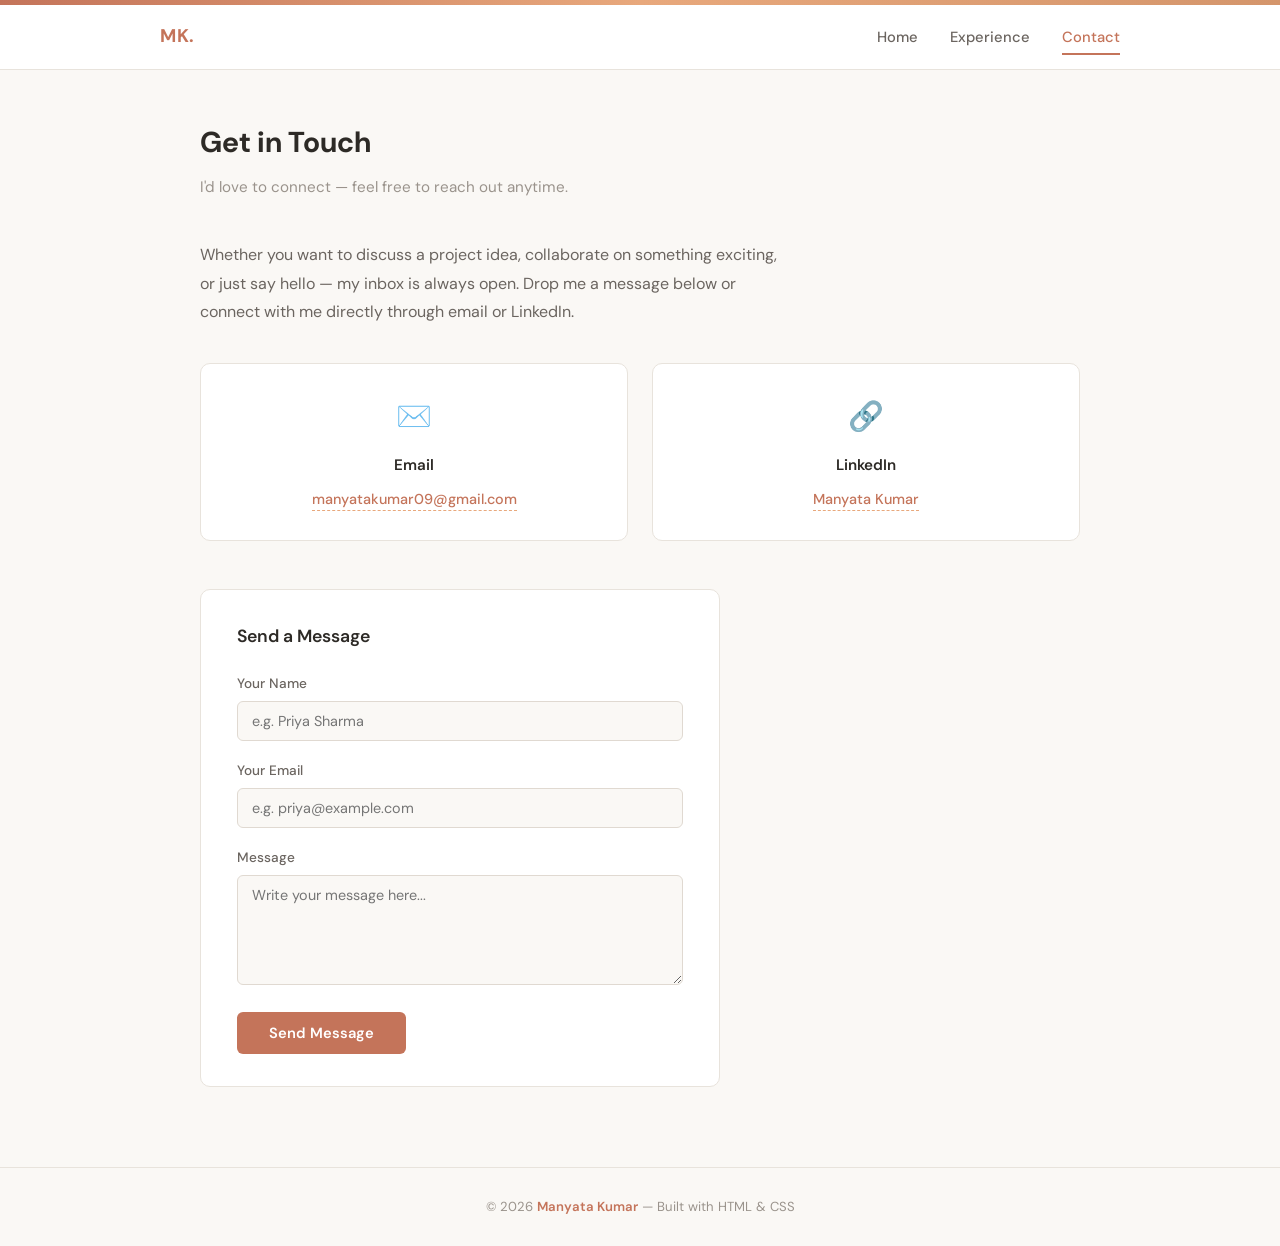
<file: contact.html>
<!DOCTYPE html>
<html lang="en">
<head>
    <meta charset="UTF-8">
    <meta name="viewport" content="width=device-width, initial-scale=1.0">
    <title>Manyata Kumar - Contact</title>
    <link rel="preconnect" href="https://fonts.googleapis.com">
    <link rel="preconnect" href="https://fonts.gstatic.com" crossorigin>
    <link href="https://fonts.googleapis.com/css2?family=DM+Sans:ital,wght@0,300;0,400;0,500;0,600;0,700;1,400&display=swap" rel="stylesheet">
    <link rel="stylesheet" href="style.css">
</head>
<body>

    <!-- Accent Stripe at Top -->
    <div class="accent-bar"></div>

    <!-- Header & Navigation -->
    <header>
        <nav>
            <div class="nav-logo">MK.</div>
            <ul class="nav-links">
                <li><a href="./index.html">Home</a></li>
                <li><a href="./experience.html">Experience</a></li>
                <li><a href="./contact.html" class="active">Contact</a></li>
            </ul>
        </nav>
    </header>

    <!-- Main Content -->
    <main class="container">

        <h1 class="page-title">Get in Touch</h1>
        <p class="page-subtitle">I'd love to connect — feel free to reach out anytime.</p>

        <p class="contact-intro">
            Whether you want to discuss a project idea, collaborate on something exciting, or just say hello — my inbox is always open. Drop me a message below or connect with me directly through email or LinkedIn.
        </p>

        <!-- Contact Cards -->
        <section class="contact-cards">
            <div class="contact-card">
                <span class="contact-icon">✉️</span>
                <h3>Email</h3>
                <a href="mailto:manyatakumar09@gmail.com">manyatakumar09@gmail.com</a>
            </div>
            <div class="contact-card">
                <span class="contact-icon">🔗</span>
                <h3>LinkedIn</h3>
                <a href="https://www.linkedin.com/in/manyata-kumar-322821383" target="_blank" rel="noopener">Manyata Kumar</a>
            </div>
        </section>

        <!-- Contact Form (Decorative — HTML only, no JS) -->
        <section class="contact-form">
            <h3>Send a Message</h3>
            <form action="#" method="post">
                <div class="form-group">
                    <label for="name">Your Name</label>
                    <input type="text" id="name" name="name" placeholder="e.g. Priya Sharma">
                </div>
                <div class="form-group">
                    <label for="email">Your Email</label>
                    <input type="email" id="email" name="email" placeholder="e.g. priya@example.com">
                </div>
                <div class="form-group">
                    <label for="message">Message</label>
                    <textarea id="message" name="message" placeholder="Write your message here..."></textarea>
                </div>
                <button type="submit" class="btn-send">Send Message</button>
            </form>
        </section>

    </main>

    <!-- Footer -->
    <footer>
        <p>&copy; 2026 <span>Manyata Kumar</span> — Built with HTML &amp; CSS</p>
    </footer>

</body>
</html>
</file>
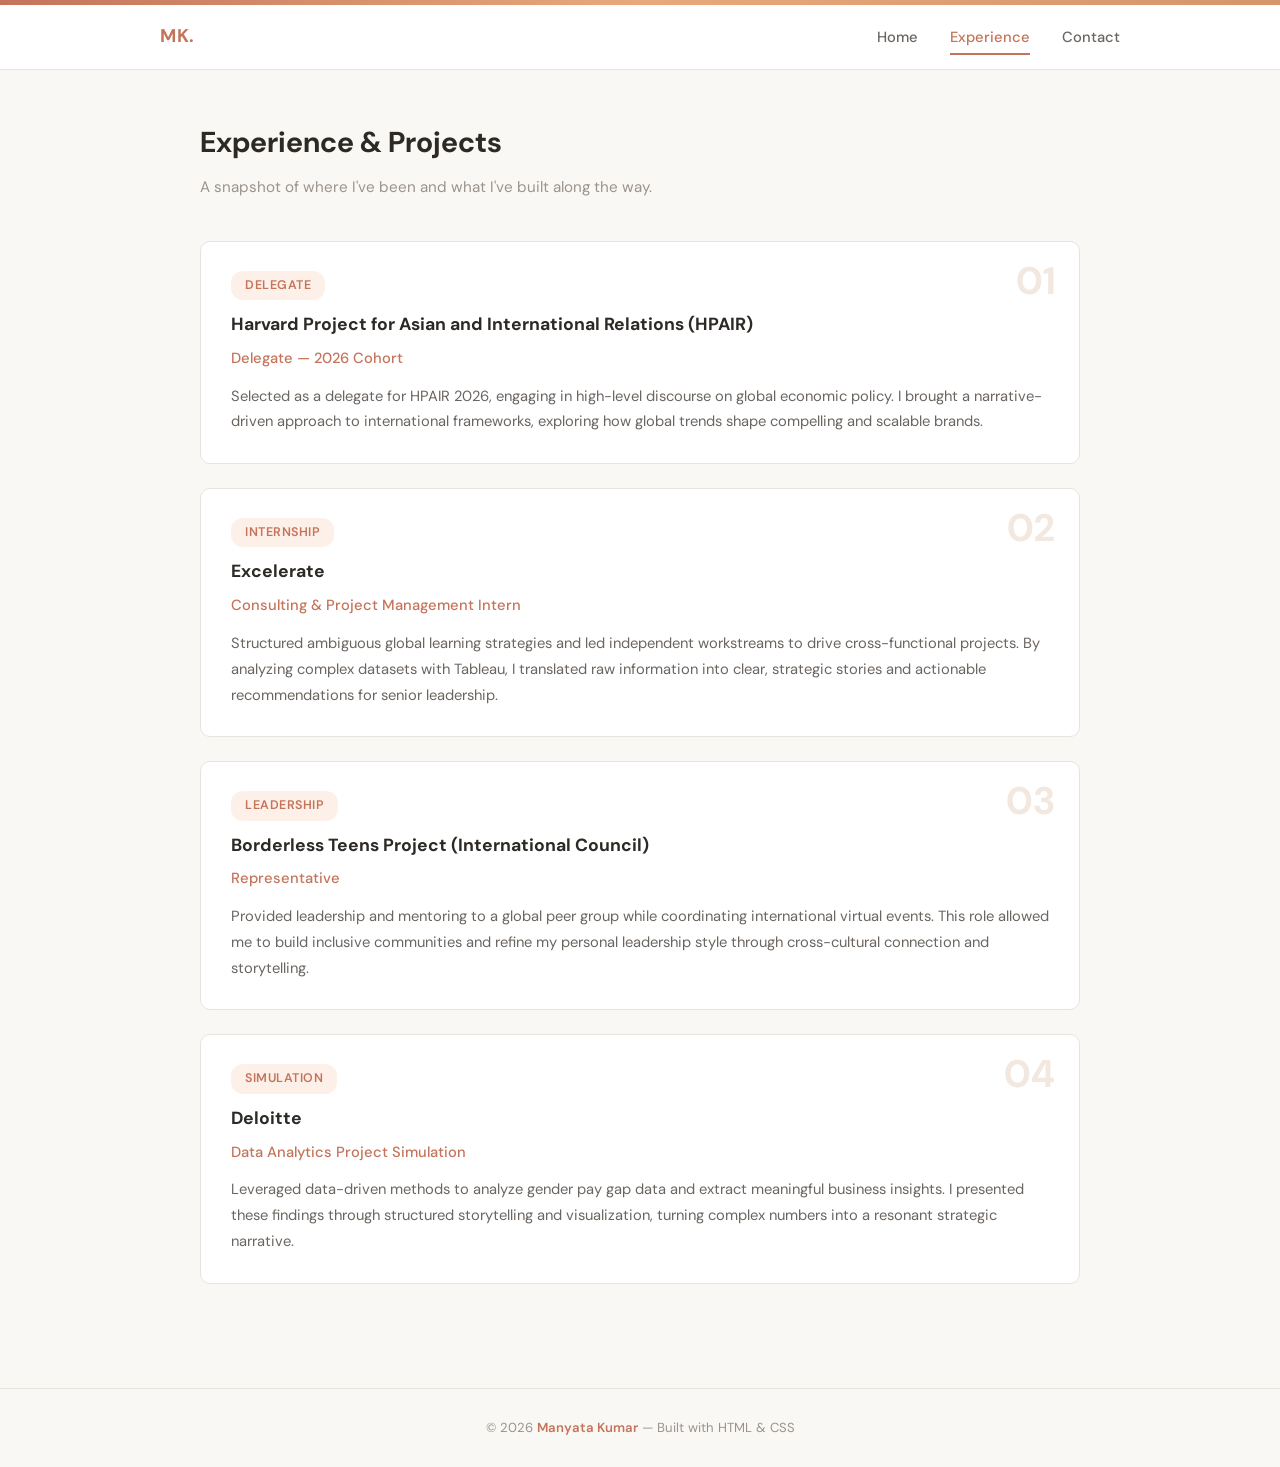
<file: experience.html>
<!DOCTYPE html>
<html lang="en">
<head>
    <meta charset="UTF-8">
    <meta name="viewport" content="width=device-width, initial-scale=1.0">
    <title>Manyata Kumar - Experience</title>
    <link rel="preconnect" href="https://fonts.googleapis.com">
    <link rel="preconnect" href="https://fonts.gstatic.com" crossorigin>
    <link href="https://fonts.googleapis.com/css2?family=DM+Sans:ital,wght@0,300;0,400;0,500;0,600;0,700;1,400&display=swap" rel="stylesheet">
    <link rel="stylesheet" href="style.css">
</head>
<body>

    <!-- Accent Stripe at Top -->
    <div class="accent-bar"></div>

    <!-- Header & Navigation -->
    <header>
        <nav>
            <div class="nav-logo">MK.</div>
            <ul class="nav-links">
                <li><a href="./index.html">Home</a></li>
                <li><a href="./experience.html" class="active">Experience</a></li>
                <li><a href="./contact.html">Contact</a></li>
            </ul>
        </nav>
    </header>

    <!-- Main Content -->
    <main class="container">

        <h1 class="page-title">Experience &amp; Projects</h1>
        <p class="page-subtitle">A snapshot of where I've been and what I've built along the way.</p>

        <!-- Experience 1 -->
        <article class="experience-card">
            <span class="card-number">01</span>
            <span class="role-badge">Delegate</span>
            <h3>Harvard Project for Asian and International Relations (HPAIR)</h3>
            <p class="role-title">Delegate — 2026 Cohort</p>
            <p>
                Selected as a delegate for HPAIR 2026, engaging in high-level discourse on global economic policy. I brought a narrative-driven approach to international frameworks, exploring how global trends shape compelling and scalable brands.
            </p>
        </article>

        <!-- Experience 2 -->
        <article class="experience-card">
            <span class="card-number">02</span>
            <span class="role-badge">Internship</span>
            <h3>Excelerate</h3>
            <p class="role-title">Consulting &amp; Project Management Intern</p>
            <p>
                Structured ambiguous global learning strategies and led independent workstreams to drive cross-functional projects. By analyzing complex datasets with Tableau, I translated raw information into clear, strategic stories and actionable recommendations for senior leadership.
            </p>
        </article>

        <!-- Experience 3 -->
        <article class="experience-card">
            <span class="card-number">03</span>
            <span class="role-badge">Leadership</span>
            <h3>Borderless Teens Project (International Council)</h3>
            <p class="role-title">Representative</p>
            <p>
                Provided leadership and mentoring to a global peer group while coordinating international virtual events. This role allowed me to build inclusive communities and refine my personal leadership style through cross-cultural connection and storytelling.
            </p>
        </article>

        <!-- Experience 4 -->
        <article class="experience-card">
            <span class="card-number">04</span>
            <span class="role-badge">Simulation</span>
            <h3>Deloitte</h3>
            <p class="role-title">Data Analytics Project Simulation</p>
            <p>
                Leveraged data-driven methods to analyze gender pay gap data and extract meaningful business insights. I presented these findings through structured storytelling and visualization, turning complex numbers into a resonant strategic narrative.
            </p>
        </article>

    </main>

    <!-- Footer -->
    <footer>
        <p>&copy; 2026 <span>Manyata Kumar</span> — Built with HTML &amp; CSS</p>
    </footer>

</body>
</html>
</file>
<file: style.css>
/* ===================================
   MANYATA KUMAR — Resume Website
   Google Font: DM Sans
   Theme: Warm Earthy Coral
   =================================== */

/* ---------- Import Google Font ---------- */
@import url('https://fonts.googleapis.com/css2?family=DM+Sans:ital,wght@0,300;0,400;0,500;0,600;0,700;1,400&display=swap');

/* ---------- CSS Reset & Base ---------- */
* {
    margin: 0;
    padding: 0;
    box-sizing: border-box;
}

body {
    font-family: 'DM Sans', sans-serif;
    background-color: #faf8f5;
    color: #2d2a26;
    line-height: 1.7;
    font-size: 16px;
}

a {
    text-decoration: none;
    color: inherit;
}

ul {
    list-style: none;
}

/* ---------- Accent Stripe (Top Bar) ---------- */
.accent-bar {
    height: 5px;
    background: linear-gradient(90deg, #c4745a, #e8a87c, #d4956b);
}

/* ---------- Navigation ---------- */
header {
    background-color: #fff;
    border-bottom: 1px solid #e8e3dc;
    padding: 0 40px;
    position: sticky;
    top: 0;
    z-index: 100;
}

nav {
    display: flex;
    align-items: center;
    justify-content: space-between;
    max-width: 960px;
    margin: 0 auto;
    height: 64px;
}

.nav-logo {
    font-size: 1.15rem;
    font-weight: 700;
    color: #c4745a;
    letter-spacing: 0.5px;
}

.nav-links {
    display: flex;
}

.nav-links li {
    margin-left: 32px;
}

.nav-links li a {
    font-size: 0.92rem;
    font-weight: 500;
    color: #6b6560;
    padding: 6px 0;
    border-bottom: 2px solid transparent;
    transition: color 0.3s, border-color 0.3s;
}

.nav-links li a:hover {
    color: #c4745a;
    border-bottom-color: #c4745a;
}

.nav-links li a.active {
    color: #c4745a;
    border-bottom-color: #c4745a;
}

/* ---------- Main Container ---------- */
.container {
    max-width: 960px;
    margin: 0 auto;
    padding: 48px 40px 60px;
}

/* ---------- Hero Section (Home) ---------- */
.hero {
    display: flex;
    align-items: flex-start;
    gap: 48px;
    margin-bottom: 56px;
}

.hero-image {
    width: 180px;
    height: 180px;
    border-radius: 50%;
    overflow: hidden;
    border: 4px solid #e8a87c;
    flex-shrink: 0;
}

.hero-image img {
    width: 100%;
    height: 100%;
    object-fit: cover;
    display: block;
}

.hero-text {
    padding-top: 8px;
}

.hero-text h1 {
    font-size: 2.2rem;
    font-weight: 700;
    color: #2d2a26;
    margin-bottom: 4px;
}

.hero-text .tagline {
    font-size: 1.05rem;
    font-weight: 500;
    color: #c4745a;
    margin-bottom: 18px;
    font-style: italic;
}

.hero-text .bio {
    font-size: 0.95rem;
    color: #5a5550;
    line-height: 1.8;
}

/* ---------- Section Titles ---------- */
.section-title {
    font-size: 1.3rem;
    font-weight: 700;
    color: #2d2a26;
    margin-bottom: 24px;
    padding-bottom: 8px;
    border-bottom: 3px solid #e8a87c;
    display: inline-block;
}

/* ---------- Education Card ---------- */
.education-card {
    background-color: #fff;
    border: 1px solid #e8e3dc;
    border-left: 4px solid #c4745a;
    border-radius: 8px;
    padding: 24px 28px;
    margin-bottom: 40px;
    transition: box-shadow 0.3s;
}

.education-card:hover {
    box-shadow: 0 4px 16px rgba(196, 116, 90, 0.12);
}

.education-card h3 {
    font-size: 1.05rem;
    font-weight: 600;
    color: #2d2a26;
    margin-bottom: 4px;
}

.education-card .institution {
    font-size: 0.95rem;
    color: #c4745a;
    font-weight: 500;
    margin-bottom: 2px;
}

.education-card .year {
    font-size: 0.85rem;
    color: #9a938c;
    font-weight: 400;
}

/* ---------- Skills Grid ---------- */
.skills-grid {
    display: flex;
    flex-wrap: wrap;
    gap: 14px;
    margin-bottom: 40px;
}

.skill-tag {
    background-color: #fff;
    border: 1px solid #e0d9d1;
    border-radius: 24px;
    padding: 10px 22px;
    font-size: 0.88rem;
    font-weight: 500;
    color: #5a5550;
    transition: background-color 0.3s, color 0.3s, border-color 0.3s;
}

.skill-tag:hover {
    background-color: #c4745a;
    color: #fff;
    border-color: #c4745a;
}

/* ---------- Experience Cards ---------- */
.experience-card {
    background-color: #fff;
    border: 1px solid #e8e3dc;
    border-radius: 10px;
    padding: 28px 30px;
    margin-bottom: 24px;
    position: relative;
    transition: box-shadow 0.3s, transform 0.2s;
}

.experience-card:hover {
    box-shadow: 0 6px 20px rgba(196, 116, 90, 0.1);
    transform: translateY(-2px);
}

.experience-card .role-badge {
    display: inline-block;
    background-color: #fdf0e9;
    color: #c4745a;
    font-size: 0.78rem;
    font-weight: 600;
    padding: 4px 14px;
    border-radius: 12px;
    margin-bottom: 10px;
    text-transform: uppercase;
    letter-spacing: 0.5px;
}

.experience-card h3 {
    font-size: 1.1rem;
    font-weight: 700;
    color: #2d2a26;
    margin-bottom: 6px;
}

.experience-card .role-title {
    font-size: 0.92rem;
    color: #c4745a;
    font-weight: 500;
    margin-bottom: 12px;
}

.experience-card p {
    font-size: 0.92rem;
    color: #6b6560;
    line-height: 1.75;
}

/* ---------- Numbering Accent on Experience Cards ---------- */
.experience-card .card-number {
    position: absolute;
    top: 20px;
    right: 24px;
    font-size: 2.4rem;
    font-weight: 700;
    color: #f3e8e0;
    line-height: 1;
}

/* ---------- Contact Page ---------- */
.contact-intro {
    font-size: 1rem;
    color: #6b6560;
    margin-bottom: 36px;
    max-width: 580px;
    line-height: 1.8;
}

.contact-cards {
    display: flex;
    gap: 24px;
    flex-wrap: wrap;
    margin-bottom: 48px;
}

.contact-card {
    background-color: #fff;
    border: 1px solid #e8e3dc;
    border-radius: 10px;
    padding: 28px 32px;
    flex: 1;
    min-width: 240px;
    text-align: center;
    transition: box-shadow 0.3s, transform 0.2s;
}

.contact-card:hover {
    box-shadow: 0 6px 20px rgba(196, 116, 90, 0.12);
    transform: translateY(-3px);
}

.contact-card .contact-icon {
    font-size: 1.8rem;
    margin-bottom: 12px;
    display: block;
}

.contact-card h3 {
    font-size: 0.95rem;
    font-weight: 600;
    color: #2d2a26;
    margin-bottom: 6px;
}

.contact-card a {
    font-size: 0.9rem;
    color: #c4745a;
    font-weight: 500;
    border-bottom: 1px dashed #e8a87c;
    padding-bottom: 2px;
    transition: color 0.3s, border-color 0.3s;
}

.contact-card a:hover {
    color: #a35a42;
    border-bottom-color: #a35a42;
}

/* ---------- Contact Form (Decorative — No JS) ---------- */
.contact-form {
    background-color: #fff;
    border: 1px solid #e8e3dc;
    border-radius: 10px;
    padding: 32px 36px;
    max-width: 520px;
}

.contact-form h3 {
    font-size: 1.1rem;
    font-weight: 600;
    color: #2d2a26;
    margin-bottom: 20px;
}

.form-group {
    margin-bottom: 18px;
}

.form-group label {
    display: block;
    font-size: 0.85rem;
    font-weight: 500;
    color: #6b6560;
    margin-bottom: 6px;
}

.form-group input,
.form-group textarea {
    width: 100%;
    padding: 10px 14px;
    border: 1px solid #e0d9d1;
    border-radius: 6px;
    font-family: 'DM Sans', sans-serif;
    font-size: 0.9rem;
    color: #2d2a26;
    background-color: #faf8f5;
    outline: none;
    transition: border-color 0.3s;
}

.form-group input:focus,
.form-group textarea:focus {
    border-color: #c4745a;
}

.form-group textarea {
    height: 110px;
    resize: vertical;
}

.btn-send {
    display: inline-block;
    background-color: #c4745a;
    color: #fff;
    padding: 11px 32px;
    border: none;
    border-radius: 6px;
    font-family: 'DM Sans', sans-serif;
    font-size: 0.92rem;
    font-weight: 600;
    cursor: pointer;
    transition: background-color 0.3s;
}

.btn-send:hover {
    background-color: #a35a42;
}

/* ---------- Footer ---------- */
footer {
    text-align: center;
    padding: 28px 20px;
    border-top: 1px solid #e8e3dc;
    margin-top: 20px;
}

footer p {
    font-size: 0.82rem;
    color: #9a938c;
}

footer span {
    color: #c4745a;
    font-weight: 600;
}

/* ---------- Page Title (Experience & Contact) ---------- */
.page-title {
    font-size: 1.8rem;
    font-weight: 700;
    color: #2d2a26;
    margin-bottom: 8px;
}

.page-subtitle {
    font-size: 0.95rem;
    color: #9a938c;
    margin-bottom: 40px;
}

/* ---------- Responsive Design ---------- */
@media (max-width: 700px) {
    .hero {
        flex-direction: column;
        align-items: center;
        text-align: center;
        gap: 24px;
    }

    .hero-image {
        width: 140px;
        height: 140px;
    }

    nav {
        flex-direction: column;
        height: auto;
        padding: 14px 0;
        gap: 10px;
    }

    .nav-links li {
        margin-left: 16px;
    }

    .nav-links li:first-child {
        margin-left: 0;
    }

    .container {
        padding: 32px 20px 48px;
    }

    .contact-cards {
        flex-direction: column;
    }

    .experience-card .card-number {
        display: none;
    }
}
</file>
